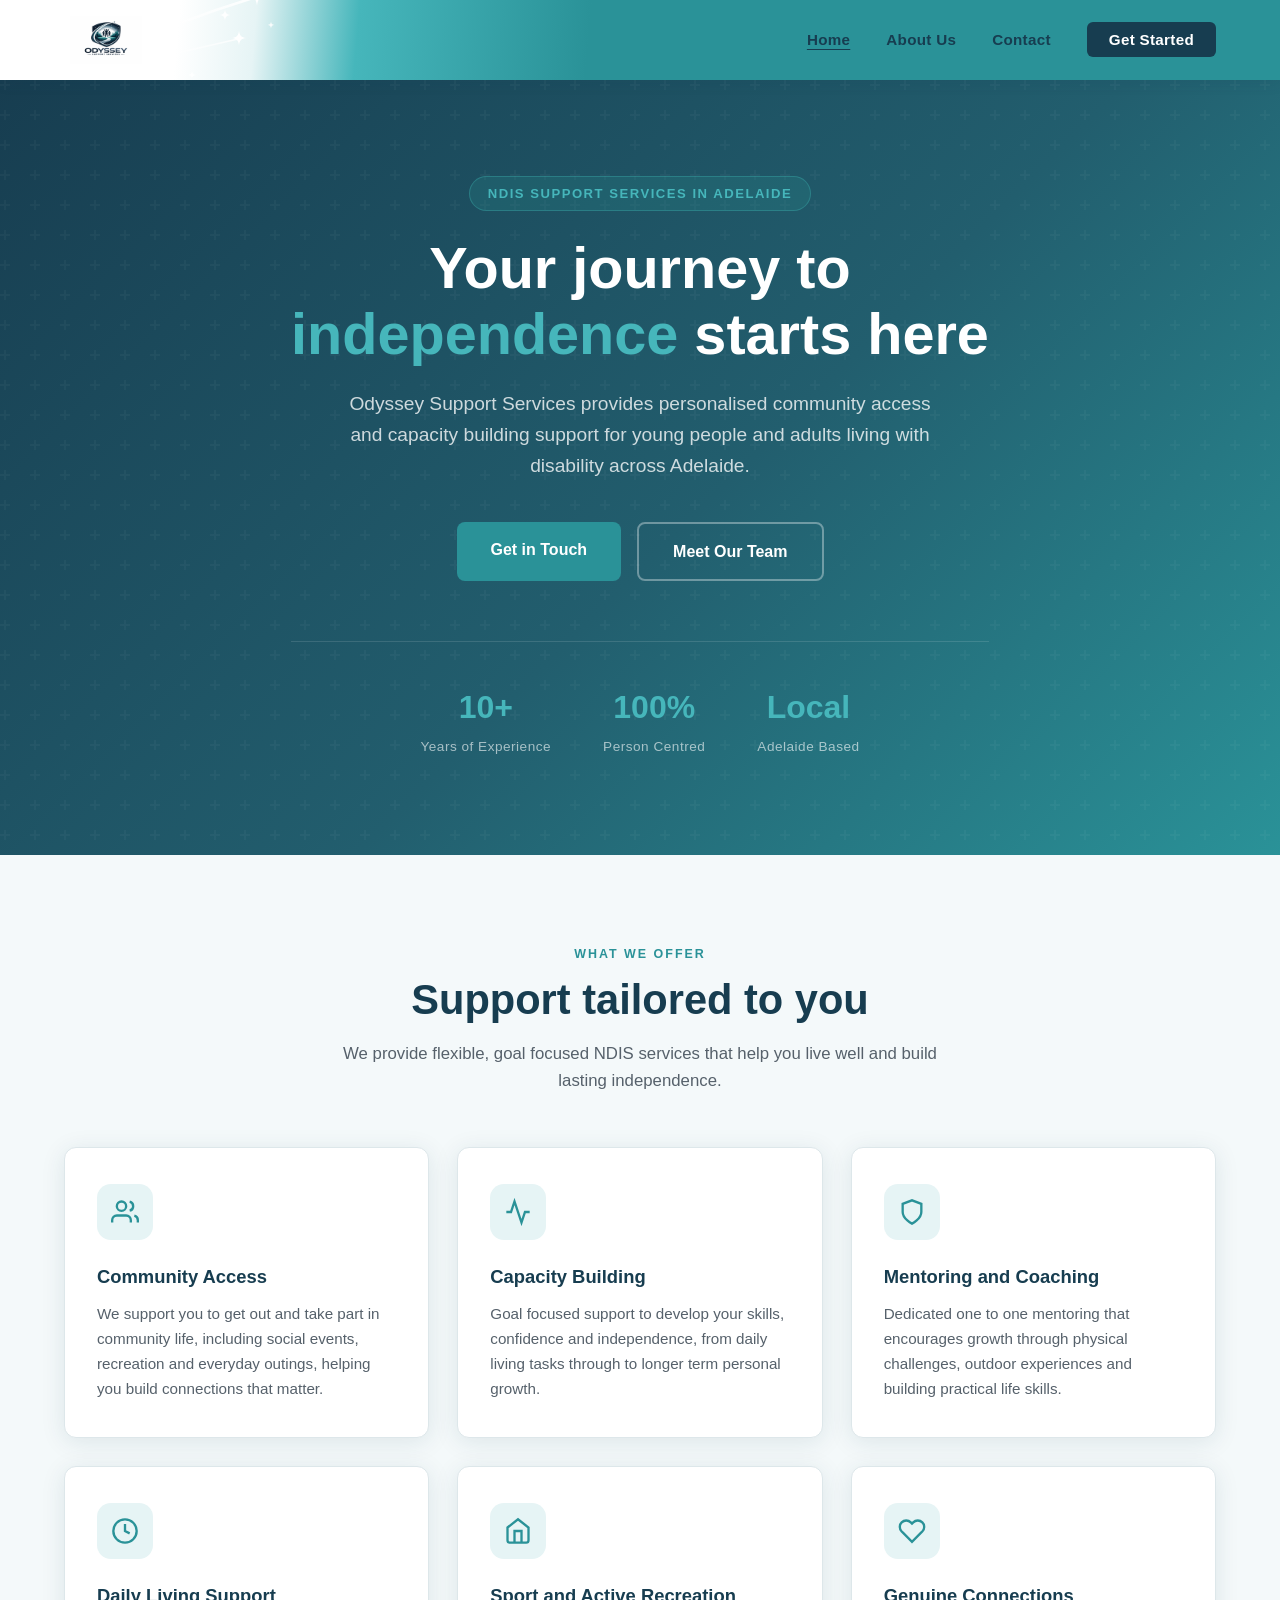
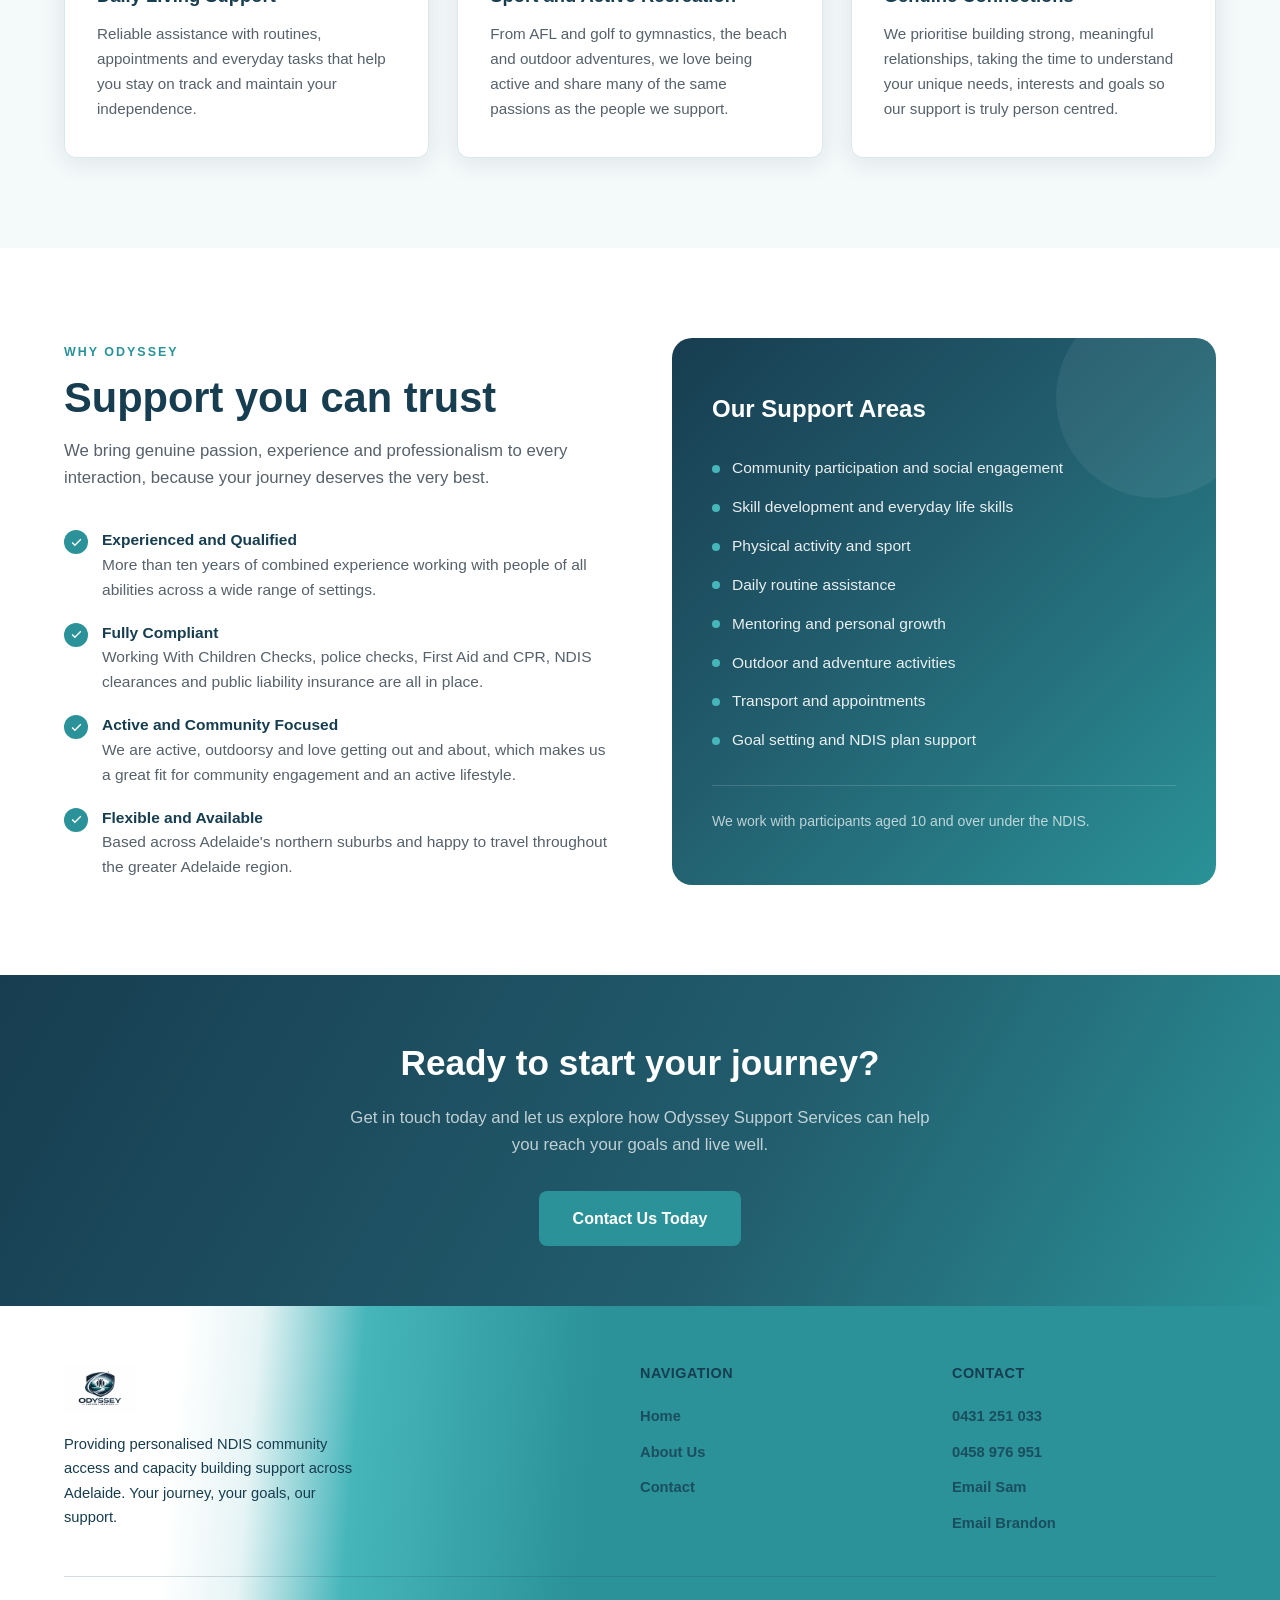
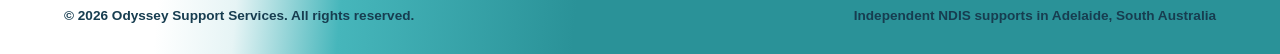
<file: index.html>
<!DOCTYPE html>
<html lang="en-AU">
<head>
  <meta charset="UTF-8" />
  <meta name="viewport" content="width=device-width, initial-scale=1.0" />
  <title>Odyssey Support Services | NDIS Support in Adelaide</title>
  <meta name="description" content="Odyssey Support Services provides personalised NDIS community access and capacity building support across Adelaide." />
  <link rel="stylesheet" href="styles.css" />
</head>
<body>

  <!-- NAV -->
  <nav>
    <a href="index.html" class="nav-logo">
      <span class="logo-trails" aria-hidden="true">
        <svg viewBox="0 0 360 130" fill="none" xmlns="http://www.w3.org/2000/svg">
          <defs>
            <linearGradient id="trailA" x1="0" y1="1" x2="1" y2="0">
              <stop offset="0" stop-color="#ffffff" stop-opacity="0"/>
              <stop offset="1" stop-color="#ffffff" stop-opacity="0.95"/>
            </linearGradient>
            <linearGradient id="trailB" x1="0" y1="1" x2="1" y2="0">
              <stop offset="0" stop-color="#ffffff" stop-opacity="0"/>
              <stop offset="1" stop-color="#ffffff" stop-opacity="0.8"/>
            </linearGradient>
            <g id="spark"><path d="M0,-10 C1,-3 3,-1 10,0 C3,1 1,3 0,10 C-1,3 -3,1 -10,0 C-3,-1 -1,-3 0,-10 Z" fill="#ffffff"/></g>
          </defs>
          <path d="M172 82 Q252 46 330 22" stroke="url(#trailA)" stroke-width="2.4" stroke-linecap="round"/>
          <path d="M190 92 Q252 78 312 64" stroke="url(#trailB)" stroke-width="1.6" stroke-linecap="round"/>
          <use href="#spark" transform="translate(331,21) scale(0.95)"/>
          <use href="#spark" transform="translate(313,63) scale(0.72)"/>
          <use href="#spark" transform="translate(299,40) scale(0.55)" opacity="0.9"/>
          <use href="#spark" transform="translate(266,100) scale(0.42)" opacity="0.8"/>
          <use href="#spark" transform="translate(345,50) scale(0.34)" opacity="0.85"/>
          <use href="#spark" transform="translate(250,46) scale(0.3)" opacity="0.75"/>
        </svg>
      </span>
      <span class="logo-mark"><img src="logo.png" alt="Odyssey Support Services" /></span>
    </a>
    <button class="hamburger" id="hamburger" aria-label="Open menu">
      <span></span><span></span><span></span>
    </button>
    <ul class="nav-links" id="nav-links">
      <li><a href="index.html" class="active">Home</a></li>
      <li><a href="about.html">About Us</a></li>
      <li><a href="contact.html">Contact</a></li>
      <li><a href="contact.html" class="nav-cta">Get Started</a></li>
    </ul>
  </nav>

  <!-- HERO -->
  <section class="hero">
    <div class="hero-content">
      <div class="hero-badge">NDIS Support Services in Adelaide</div>
      <h1>Your journey to<br><span>independence</span> starts here</h1>
      <p>Odyssey Support Services provides personalised community access and capacity building support for young people and adults living with disability across Adelaide.</p>
      <div class="btn-group">
        <a href="contact.html" class="btn-primary">Get in Touch</a>
        <a href="about.html" class="btn-secondary">Meet Our Team</a>
      </div>
      <div class="hero-stats">
        <div class="stat-item">
          <span class="stat-num">10+</span>
          <span class="stat-label">Years of Experience</span>
        </div>
        <div class="stat-item">
          <span class="stat-num">100%</span>
          <span class="stat-label">Person Centred</span>
        </div>
        <div class="stat-item">
          <span class="stat-num">Local</span>
          <span class="stat-label">Adelaide Based</span>
        </div>
      </div>
    </div>
  </section>

  <!-- SERVICES -->
  <section class="services-bg">
    <div class="section-header center">
      <p class="section-label">What We Offer</p>
      <h2 class="section-title">Support tailored to you</h2>
      <p class="section-subtitle">We provide flexible, goal focused NDIS services that help you live well and build lasting independence.</p>
    </div>
    <div class="services-grid">

      <div class="service-card">
        <div class="service-icon">
          <svg viewBox="0 0 24 24"><path d="M17 21v-2a4 4 0 0 0-4-4H5a4 4 0 0 0-4 4v2"/><circle cx="9" cy="7" r="4"/><path d="M23 21v-2a4 4 0 0 0-3-3.87"/><path d="M16 3.13a4 4 0 0 1 0 7.75"/></svg>
        </div>
        <h3>Community Access</h3>
        <p>We support you to get out and take part in community life, including social events, recreation and everyday outings, helping you build connections that matter.</p>
      </div>

      <div class="service-card">
        <div class="service-icon">
          <svg viewBox="0 0 24 24"><polyline points="22 12 18 12 15 21 9 3 6 12 2 12"/></svg>
        </div>
        <h3>Capacity Building</h3>
        <p>Goal focused support to develop your skills, confidence and independence, from daily living tasks through to longer term personal growth.</p>
      </div>

      <div class="service-card">
        <div class="service-icon">
          <svg viewBox="0 0 24 24"><path d="M12 22s8-4 8-10V5l-8-3-8 3v7c0 6 8 10 8 10z"/></svg>
        </div>
        <h3>Mentoring and Coaching</h3>
        <p>Dedicated one to one mentoring that encourages growth through physical challenges, outdoor experiences and building practical life skills.</p>
      </div>

      <div class="service-card">
        <div class="service-icon">
          <svg viewBox="0 0 24 24"><circle cx="12" cy="12" r="10"/><polyline points="12 6 12 12 16 14"/></svg>
        </div>
        <h3>Daily Living Support</h3>
        <p>Reliable assistance with routines, appointments and everyday tasks that help you stay on track and maintain your independence.</p>
      </div>

      <div class="service-card">
        <div class="service-icon">
          <svg viewBox="0 0 24 24"><path d="M3 9l9-7 9 7v11a2 2 0 0 1-2 2H5a2 2 0 0 1-2-2z"/><polyline points="9 22 9 12 15 12 15 22"/></svg>
        </div>
        <h3>Sport and Active Recreation</h3>
        <p>From AFL and golf to gymnastics, the beach and outdoor adventures, we love being active and share many of the same passions as the people we support.</p>
      </div>

      <div class="service-card">
        <div class="service-icon">
          <svg viewBox="0 0 24 24"><path d="M20.84 4.61a5.5 5.5 0 0 0-7.78 0L12 5.67l-1.06-1.06a5.5 5.5 0 0 0-7.78 7.78l1.06 1.06L12 21.23l7.78-7.78 1.06-1.06a5.5 5.5 0 0 0 0-7.78z"/></svg>
        </div>
        <h3>Genuine Connections</h3>
        <p>We prioritise building strong, meaningful relationships, taking the time to understand your unique needs, interests and goals so our support is truly person centred.</p>
      </div>

    </div>
  </section>

  <!-- WHY US -->
  <section>
    <div class="why-grid">
      <div class="why-content">
        <p class="section-label">Why Odyssey</p>
        <h2 class="section-title">Support you can trust</h2>
        <p class="section-subtitle">We bring genuine passion, experience and professionalism to every interaction, because your journey deserves the very best.</p>
        <ul class="why-list" style="margin-top:28px">
          <li>
            <div class="check-icon"><svg viewBox="0 0 24 24"><polyline points="20 6 9 17 4 12"/></svg></div>
            <div><p><strong>Experienced and Qualified</strong><br>More than ten years of combined experience working with people of all abilities across a wide range of settings.</p></div>
          </li>
          <li>
            <div class="check-icon"><svg viewBox="0 0 24 24"><polyline points="20 6 9 17 4 12"/></svg></div>
            <div><p><strong>Fully Compliant</strong><br>Working With Children Checks, police checks, First Aid and CPR, NDIS clearances and public liability insurance are all in place.</p></div>
          </li>
          <li>
            <div class="check-icon"><svg viewBox="0 0 24 24"><polyline points="20 6 9 17 4 12"/></svg></div>
            <div><p><strong>Active and Community Focused</strong><br>We are active, outdoorsy and love getting out and about, which makes us a great fit for community engagement and an active lifestyle.</p></div>
          </li>
          <li>
            <div class="check-icon"><svg viewBox="0 0 24 24"><polyline points="20 6 9 17 4 12"/></svg></div>
            <div><p><strong>Flexible and Available</strong><br>Based across Adelaide's northern suburbs and happy to travel throughout the greater Adelaide region.</p></div>
          </li>
        </ul>
      </div>
      <div class="why-visual">
        <p class="why-visual-title">Our Support Areas</p>
        <ul class="support-types">
          <li><div class="dot"></div>Community participation and social engagement</li>
          <li><div class="dot"></div>Skill development and everyday life skills</li>
          <li><div class="dot"></div>Physical activity and sport</li>
          <li><div class="dot"></div>Daily routine assistance</li>
          <li><div class="dot"></div>Mentoring and personal growth</li>
          <li><div class="dot"></div>Outdoor and adventure activities</li>
          <li><div class="dot"></div>Transport and appointments</li>
          <li><div class="dot"></div>Goal setting and NDIS plan support</li>
        </ul>
        <div style="margin-top:32px; padding-top:24px; border-top:1px solid rgba(255,255,255,0.15); font-size:0.88rem; color:rgba(255,255,255,0.7);">
          We work with participants aged 10 and over under the NDIS.
        </div>
      </div>
    </div>
  </section>

  <!-- CTA BANNER -->
  <div class="ndis-banner">
    <h2>Ready to start your journey?</h2>
    <p>Get in touch today and let us explore how Odyssey Support Services can help you reach your goals and live well.</p>
    <a href="contact.html" class="btn-primary">Contact Us Today</a>
  </div>

  <!-- FOOTER -->
  <footer>
    <div class="footer-grid">
      <div class="footer-brand">
        <a href="index.html" class="footer-logo" aria-label="Odyssey Support Services home">
          <span class="logo-mark"><img src="logo.png" alt="Odyssey Support Services" /></span>
        </a>
        <p>Providing personalised NDIS community access and capacity building support across Adelaide. Your journey, your goals, our support.</p>
      </div>
      <div class="footer-col">
        <h4>Navigation</h4>
        <ul class="footer-links">
          <li><a href="index.html">Home</a></li>
          <li><a href="about.html">About Us</a></li>
          <li><a href="contact.html">Contact</a></li>
        </ul>
      </div>
      <div class="footer-col">
        <h4>Contact</h4>
        <ul class="footer-links">
          <li><a href="tel:0431251033">0431 251 033</a></li>
          <li><a href="tel:0458976951">0458 976 951</a></li>
          <li><a href="mailto:Sam.pinnock@positiveimpactsupport.com.au">Email Sam</a></li>
          <li><a href="mailto:tothemoonandback.bluna@gmail.com">Email Brandon</a></li>
        </ul>
      </div>
    </div>
    <div class="footer-bottom">
      <span>&copy; 2026 Odyssey Support Services. All rights reserved.</span>
      <span>Independent NDIS supports in Adelaide, South Australia</span>
    </div>
  </footer>

  <script>
    const btn = document.getElementById('hamburger');
    const links = document.getElementById('nav-links');
    btn.addEventListener('click', () => links.classList.toggle('open'));
  </script>
</body>
</html>
</file>
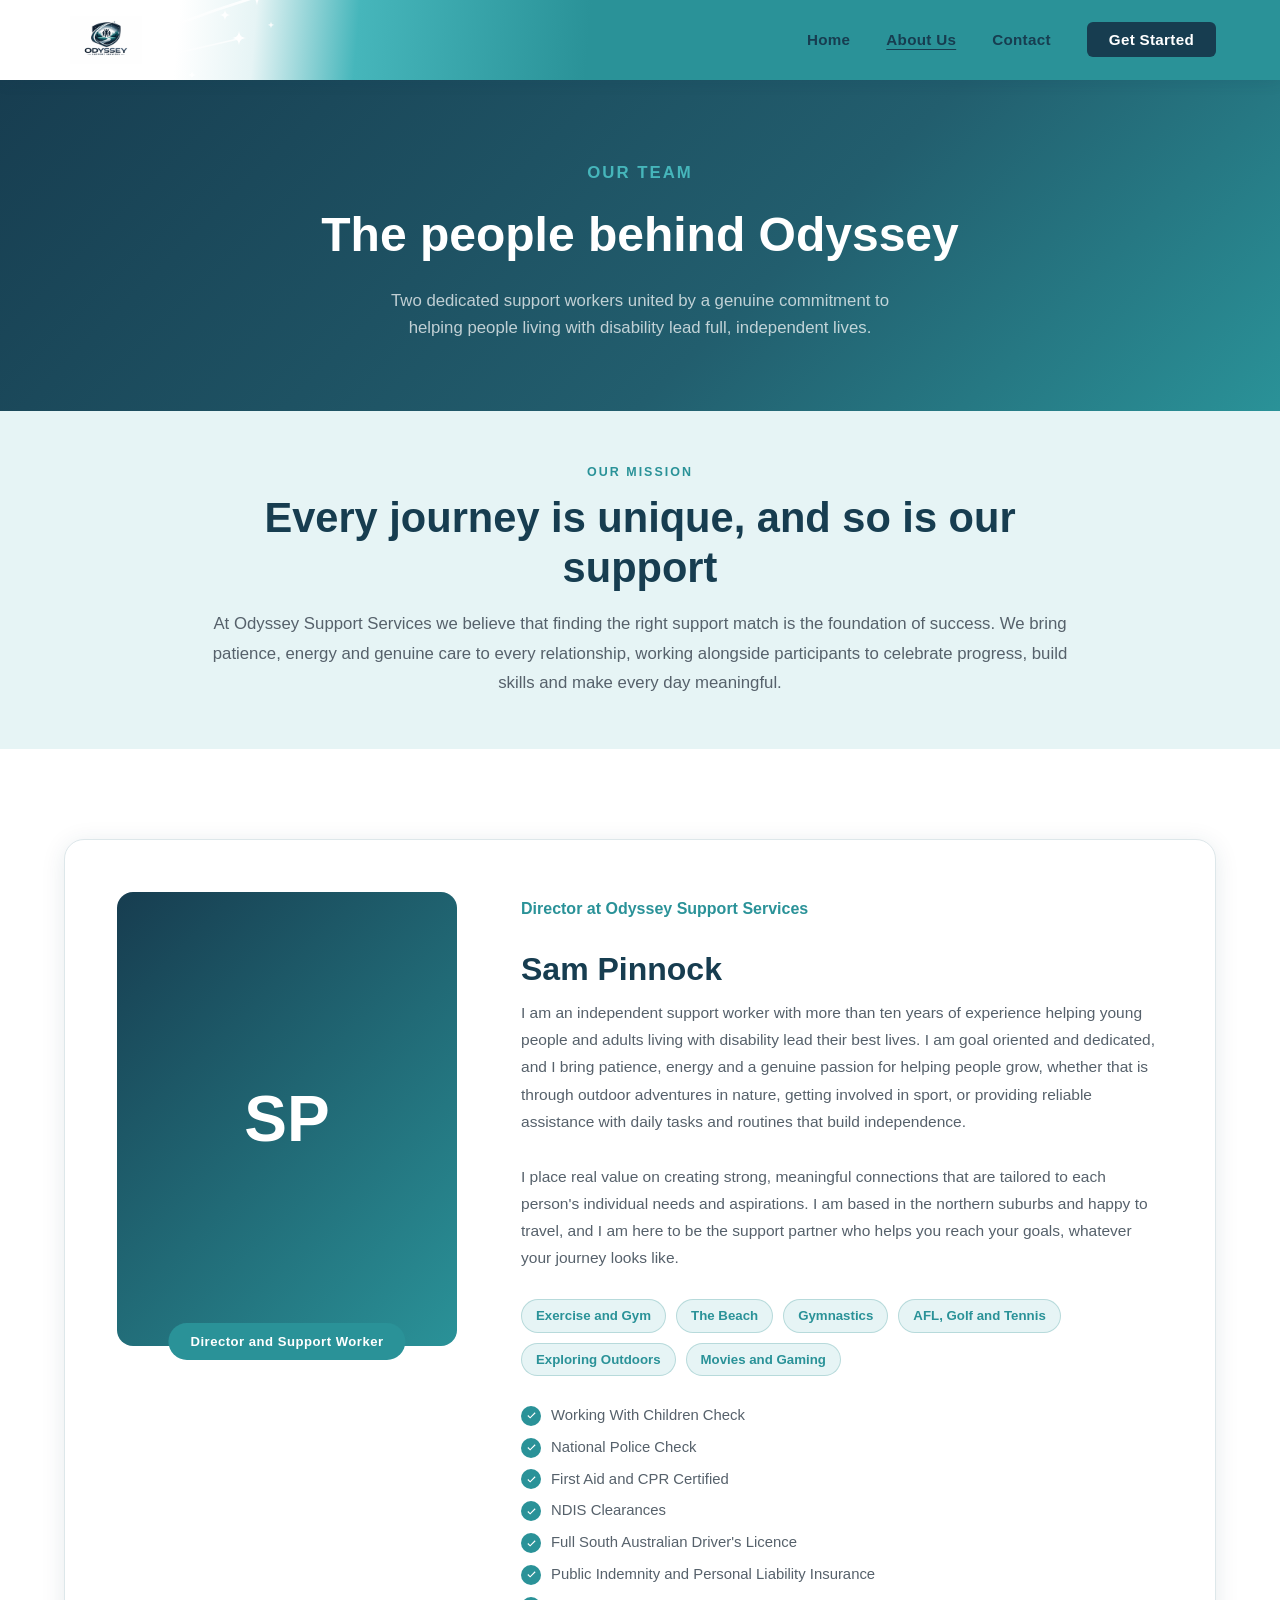
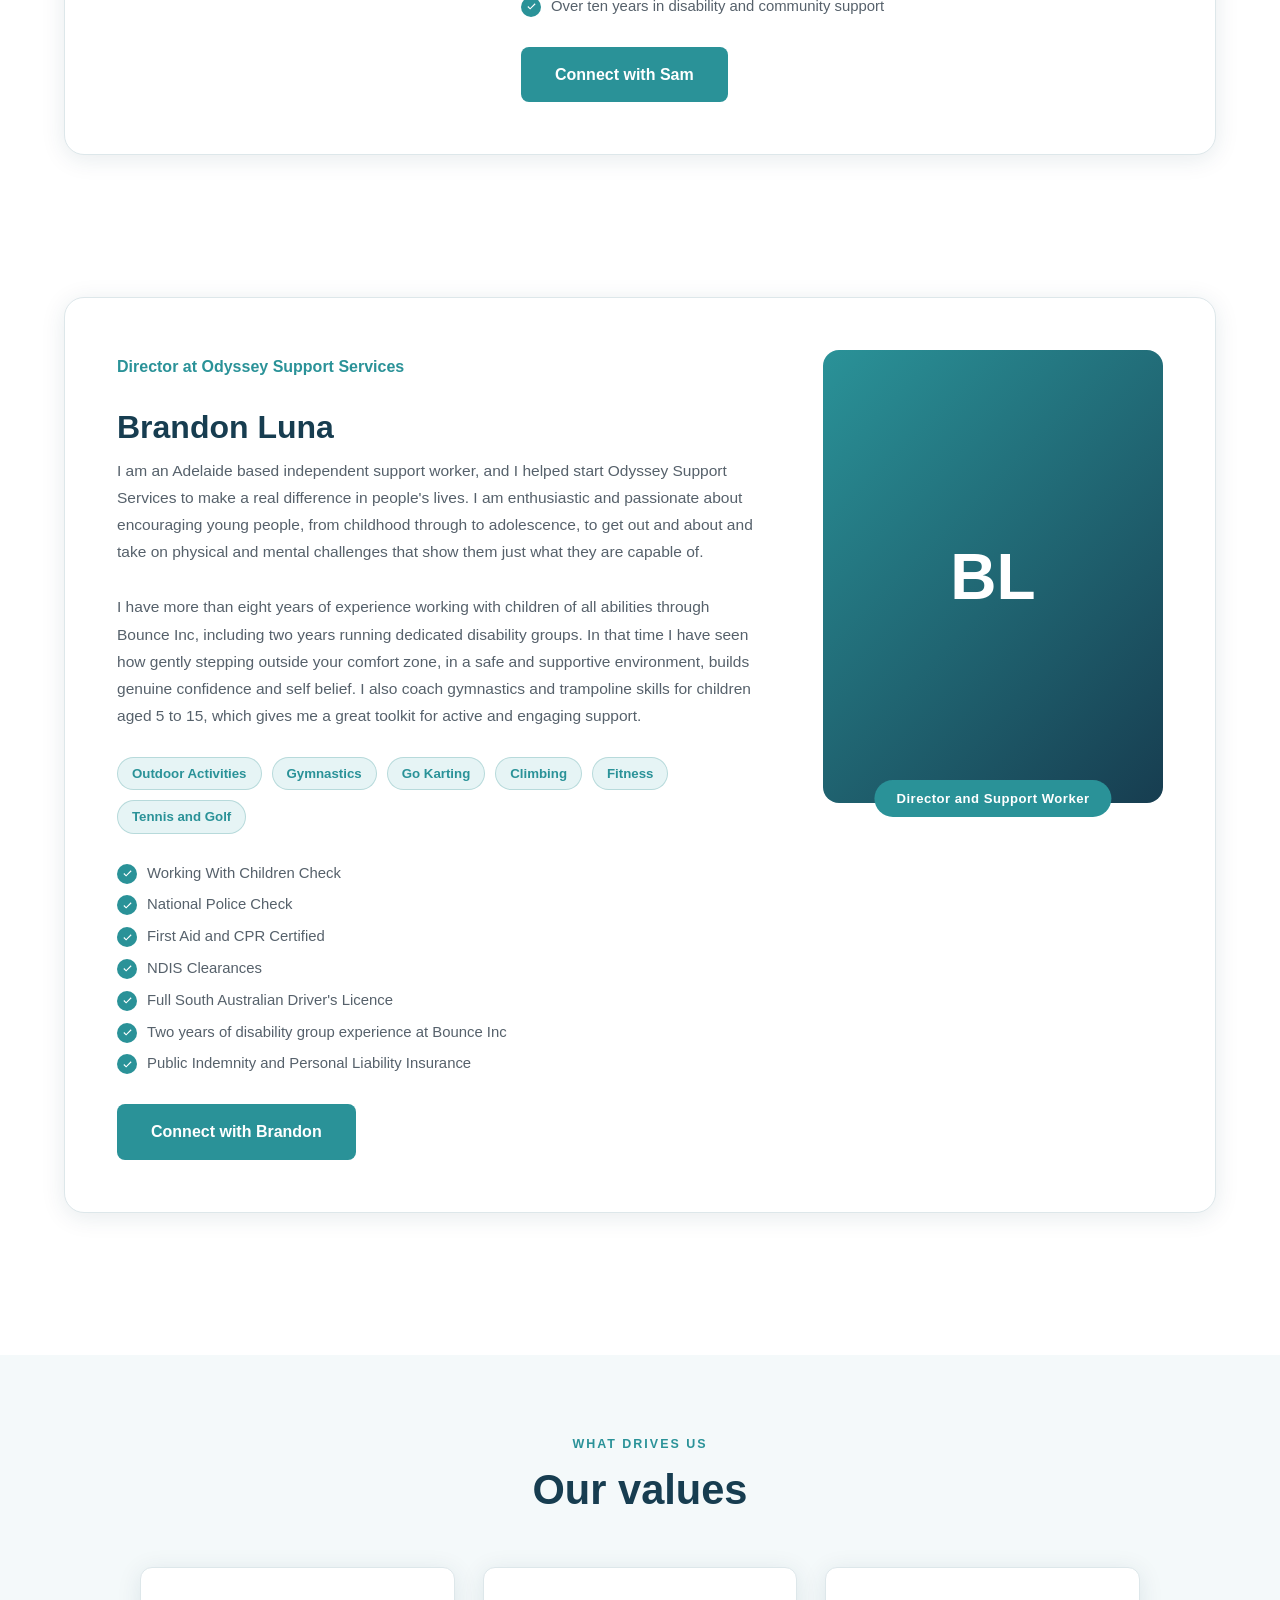
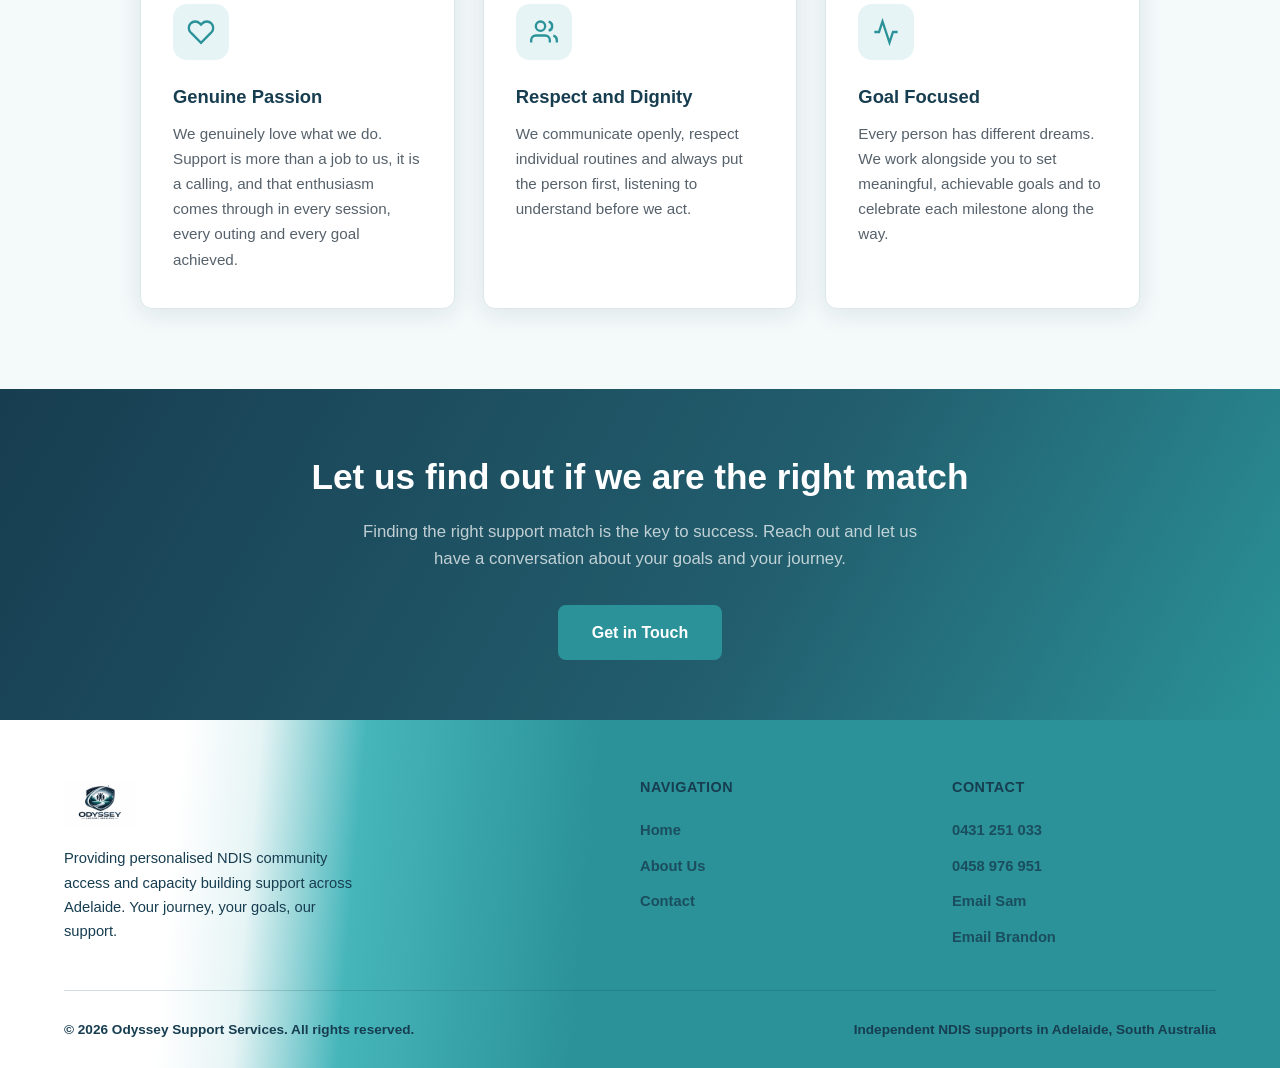
<file: about.html>
<!DOCTYPE html>
<html lang="en-AU">
<head>
  <meta charset="UTF-8" />
  <meta name="viewport" content="width=device-width, initial-scale=1.0" />
  <title>About Us | Odyssey Support Services</title>
  <meta name="description" content="Meet the Odyssey Support Services team, Sam Pinnock and Brandon Luna, dedicated NDIS support workers based in Adelaide." />
  <link rel="stylesheet" href="styles.css" />
</head>
<body>

  <!-- NAV -->
  <nav>
    <a href="index.html" class="nav-logo">
      <span class="logo-trails" aria-hidden="true">
        <svg viewBox="0 0 360 130" fill="none" xmlns="http://www.w3.org/2000/svg">
          <defs>
            <linearGradient id="trailA" x1="0" y1="1" x2="1" y2="0">
              <stop offset="0" stop-color="#ffffff" stop-opacity="0"/>
              <stop offset="1" stop-color="#ffffff" stop-opacity="0.95"/>
            </linearGradient>
            <linearGradient id="trailB" x1="0" y1="1" x2="1" y2="0">
              <stop offset="0" stop-color="#ffffff" stop-opacity="0"/>
              <stop offset="1" stop-color="#ffffff" stop-opacity="0.8"/>
            </linearGradient>
            <g id="spark"><path d="M0,-10 C1,-3 3,-1 10,0 C3,1 1,3 0,10 C-1,3 -3,1 -10,0 C-3,-1 -1,-3 0,-10 Z" fill="#ffffff"/></g>
          </defs>
          <path d="M172 82 Q252 46 330 22" stroke="url(#trailA)" stroke-width="2.4" stroke-linecap="round"/>
          <path d="M190 92 Q252 78 312 64" stroke="url(#trailB)" stroke-width="1.6" stroke-linecap="round"/>
          <use href="#spark" transform="translate(331,21) scale(0.95)"/>
          <use href="#spark" transform="translate(313,63) scale(0.72)"/>
          <use href="#spark" transform="translate(299,40) scale(0.55)" opacity="0.9"/>
          <use href="#spark" transform="translate(266,100) scale(0.42)" opacity="0.8"/>
          <use href="#spark" transform="translate(345,50) scale(0.34)" opacity="0.85"/>
          <use href="#spark" transform="translate(250,46) scale(0.3)" opacity="0.75"/>
        </svg>
      </span>
      <span class="logo-mark"><img src="logo.png" alt="Odyssey Support Services" /></span>
    </a>
    <button class="hamburger" id="hamburger" aria-label="Open menu">
      <span></span><span></span><span></span>
    </button>
    <ul class="nav-links" id="nav-links">
      <li><a href="index.html">Home</a></li>
      <li><a href="about.html" class="active">About Us</a></li>
      <li><a href="contact.html">Contact</a></li>
      <li><a href="contact.html" class="nav-cta">Get Started</a></li>
    </ul>
  </nav>

  <!-- PAGE HERO -->
  <div class="page-hero">
    <p class="section-label" style="color:var(--teal-light);margin-bottom:10px;">Our Team</p>
    <h1>The people behind Odyssey</h1>
    <p>Two dedicated support workers united by a genuine commitment to helping people living with disability lead full, independent lives.</p>
  </div>

  <!-- MISSION STRIP -->
  <section style="background:var(--teal-pale); padding:52px 5%;">
    <div style="max-width:860px; margin:0 auto; text-align:center;">
      <p class="section-label">Our Mission</p>
      <h2 class="section-title" style="margin-bottom:16px;">Every journey is unique, and so is our support</h2>
      <p style="font-size:1.05rem; color:var(--text-light); line-height:1.75;">At Odyssey Support Services we believe that finding the right support match is the foundation of success. We bring patience, energy and genuine care to every relationship, working alongside participants to celebrate progress, build skills and make every day meaningful.</p>
    </div>
  </section>

  <!-- SAM BIO -->
  <section class="bio-section" style="padding-bottom:0;">
    <div class="bio-card">
      <div class="bio-image bio-image-wrap">
        <div class="bio-img-placeholder">SP</div>
        <div class="bio-badge">Director and Support Worker</div>
      </div>
      <div class="bio-info">
        <p class="bio-role">Director at Odyssey Support Services</p>
        <h2 class="bio-name">Sam Pinnock</h2>
        <p class="bio-text">
          I am an independent support worker with more than ten years of experience helping young people and adults living with disability lead their best lives. I am goal oriented and dedicated, and I bring patience, energy and a genuine passion for helping people grow, whether that is through outdoor adventures in nature, getting involved in sport, or providing reliable assistance with daily tasks and routines that build independence.
        </p>
        <p class="bio-text">
          I place real value on creating strong, meaningful connections that are tailored to each person's individual needs and aspirations. I am based in the northern suburbs and happy to travel, and I am here to be the support partner who helps you reach your goals, whatever your journey looks like.
        </p>
        <div class="bio-tags">
          <span class="tag">Exercise and Gym</span>
          <span class="tag">The Beach</span>
          <span class="tag">Gymnastics</span>
          <span class="tag">AFL, Golf and Tennis</span>
          <span class="tag">Exploring Outdoors</span>
          <span class="tag">Movies and Gaming</span>
        </div>
        <ul class="bio-creds">
          <li>
            <div class="cred-check"><svg viewBox="0 0 24 24"><polyline points="20 6 9 17 4 12"/></svg></div>
            Working With Children Check
          </li>
          <li>
            <div class="cred-check"><svg viewBox="0 0 24 24"><polyline points="20 6 9 17 4 12"/></svg></div>
            National Police Check
          </li>
          <li>
            <div class="cred-check"><svg viewBox="0 0 24 24"><polyline points="20 6 9 17 4 12"/></svg></div>
            First Aid and CPR Certified
          </li>
          <li>
            <div class="cred-check"><svg viewBox="0 0 24 24"><polyline points="20 6 9 17 4 12"/></svg></div>
            NDIS Clearances
          </li>
          <li>
            <div class="cred-check"><svg viewBox="0 0 24 24"><polyline points="20 6 9 17 4 12"/></svg></div>
            Full South Australian Driver's Licence
          </li>
          <li>
            <div class="cred-check"><svg viewBox="0 0 24 24"><polyline points="20 6 9 17 4 12"/></svg></div>
            Public Indemnity and Personal Liability Insurance
          </li>
          <li>
            <div class="cred-check"><svg viewBox="0 0 24 24"><polyline points="20 6 9 17 4 12"/></svg></div>
            Over ten years in disability and community support
          </li>
        </ul>
        <div style="margin-top:28px;">
          <a href="contact.html" class="btn-primary">Connect with Sam</a>
        </div>
      </div>
    </div>
  </section>

  <!-- BRANDON BIO -->
  <section class="bio-section">
    <div class="bio-card reverse">
      <div class="bio-image bio-image-wrap">
        <div class="bio-img-placeholder" style="background: linear-gradient(135deg, var(--teal) 0%, var(--navy) 100%);">BL</div>
        <div class="bio-badge">Director and Support Worker</div>
      </div>
      <div class="bio-info">
        <p class="bio-role">Director at Odyssey Support Services</p>
        <h2 class="bio-name">Brandon Luna</h2>
        <p class="bio-text">
          I am an Adelaide based independent support worker, and I helped start Odyssey Support Services to make a real difference in people's lives. I am enthusiastic and passionate about encouraging young people, from childhood through to adolescence, to get out and about and take on physical and mental challenges that show them just what they are capable of.
        </p>
        <p class="bio-text">
          I have more than eight years of experience working with children of all abilities through Bounce Inc, including two years running dedicated disability groups. In that time I have seen how gently stepping outside your comfort zone, in a safe and supportive environment, builds genuine confidence and self belief. I also coach gymnastics and trampoline skills for children aged 5 to 15, which gives me a great toolkit for active and engaging support.
        </p>
        <div class="bio-tags">
          <span class="tag">Outdoor Activities</span>
          <span class="tag">Gymnastics</span>
          <span class="tag">Go Karting</span>
          <span class="tag">Climbing</span>
          <span class="tag">Fitness</span>
          <span class="tag">Tennis and Golf</span>
        </div>
        <ul class="bio-creds">
          <li>
            <div class="cred-check"><svg viewBox="0 0 24 24"><polyline points="20 6 9 17 4 12"/></svg></div>
            Working With Children Check
          </li>
          <li>
            <div class="cred-check"><svg viewBox="0 0 24 24"><polyline points="20 6 9 17 4 12"/></svg></div>
            National Police Check
          </li>
          <li>
            <div class="cred-check"><svg viewBox="0 0 24 24"><polyline points="20 6 9 17 4 12"/></svg></div>
            First Aid and CPR Certified
          </li>
          <li>
            <div class="cred-check"><svg viewBox="0 0 24 24"><polyline points="20 6 9 17 4 12"/></svg></div>
            NDIS Clearances
          </li>
          <li>
            <div class="cred-check"><svg viewBox="0 0 24 24"><polyline points="20 6 9 17 4 12"/></svg></div>
            Full South Australian Driver's Licence
          </li>
          <li>
            <div class="cred-check"><svg viewBox="0 0 24 24"><polyline points="20 6 9 17 4 12"/></svg></div>
            Two years of disability group experience at Bounce Inc
          </li>
          <li>
            <div class="cred-check"><svg viewBox="0 0 24 24"><polyline points="20 6 9 17 4 12"/></svg></div>
            Public Indemnity and Personal Liability Insurance
          </li>
        </ul>
        <div style="margin-top:28px;">
          <a href="contact.html" class="btn-primary">Connect with Brandon</a>
        </div>
      </div>
    </div>
  </section>

  <!-- VALUES -->
  <section class="services-bg" style="padding-top:80px; padding-bottom:80px;">
    <div class="section-header center">
      <p class="section-label">What Drives Us</p>
      <h2 class="section-title">Our values</h2>
    </div>
    <div class="services-grid" style="max-width:1000px; margin:0 auto;">
      <div class="service-card">
        <div class="service-icon">
          <svg viewBox="0 0 24 24"><path d="M20.84 4.61a5.5 5.5 0 0 0-7.78 0L12 5.67l-1.06-1.06a5.5 5.5 0 0 0-7.78 7.78l1.06 1.06L12 21.23l7.78-7.78 1.06-1.06a5.5 5.5 0 0 0 0-7.78z"/></svg>
        </div>
        <h3>Genuine Passion</h3>
        <p>We genuinely love what we do. Support is more than a job to us, it is a calling, and that enthusiasm comes through in every session, every outing and every goal achieved.</p>
      </div>
      <div class="service-card">
        <div class="service-icon">
          <svg viewBox="0 0 24 24"><path d="M17 21v-2a4 4 0 0 0-4-4H5a4 4 0 0 0-4 4v2"/><circle cx="9" cy="7" r="4"/><path d="M23 21v-2a4 4 0 0 0-3-3.87"/><path d="M16 3.13a4 4 0 0 1 0 7.75"/></svg>
        </div>
        <h3>Respect and Dignity</h3>
        <p>We communicate openly, respect individual routines and always put the person first, listening to understand before we act.</p>
      </div>
      <div class="service-card">
        <div class="service-icon">
          <svg viewBox="0 0 24 24"><polyline points="22 12 18 12 15 21 9 3 6 12 2 12"/></svg>
        </div>
        <h3>Goal Focused</h3>
        <p>Every person has different dreams. We work alongside you to set meaningful, achievable goals and to celebrate each milestone along the way.</p>
      </div>
    </div>
  </section>

  <!-- CTA -->
  <div class="ndis-banner">
    <h2>Let us find out if we are the right match</h2>
    <p>Finding the right support match is the key to success. Reach out and let us have a conversation about your goals and your journey.</p>
    <a href="contact.html" class="btn-primary">Get in Touch</a>
  </div>

  <!-- FOOTER -->
  <footer>
    <div class="footer-grid">
      <div class="footer-brand">
        <a href="index.html" class="footer-logo" aria-label="Odyssey Support Services home">
          <span class="logo-mark"><img src="logo.png" alt="Odyssey Support Services" /></span>
        </a>
        <p>Providing personalised NDIS community access and capacity building support across Adelaide. Your journey, your goals, our support.</p>
      </div>
      <div class="footer-col">
        <h4>Navigation</h4>
        <ul class="footer-links">
          <li><a href="index.html">Home</a></li>
          <li><a href="about.html">About Us</a></li>
          <li><a href="contact.html">Contact</a></li>
        </ul>
      </div>
      <div class="footer-col">
        <h4>Contact</h4>
        <ul class="footer-links">
          <li><a href="tel:0431251033">0431 251 033</a></li>
          <li><a href="tel:0458976951">0458 976 951</a></li>
          <li><a href="mailto:Sam.pinnock@positiveimpactsupport.com.au">Email Sam</a></li>
          <li><a href="mailto:tothemoonandback.bluna@gmail.com">Email Brandon</a></li>
        </ul>
      </div>
    </div>
    <div class="footer-bottom">
      <span>&copy; 2026 Odyssey Support Services. All rights reserved.</span>
      <span>Independent NDIS supports in Adelaide, South Australia</span>
    </div>
  </footer>

  <script>
    const btn = document.getElementById('hamburger');
    const links = document.getElementById('nav-links');
    btn.addEventListener('click', () => links.classList.toggle('open'));
  </script>
</body>
</html>
</file>
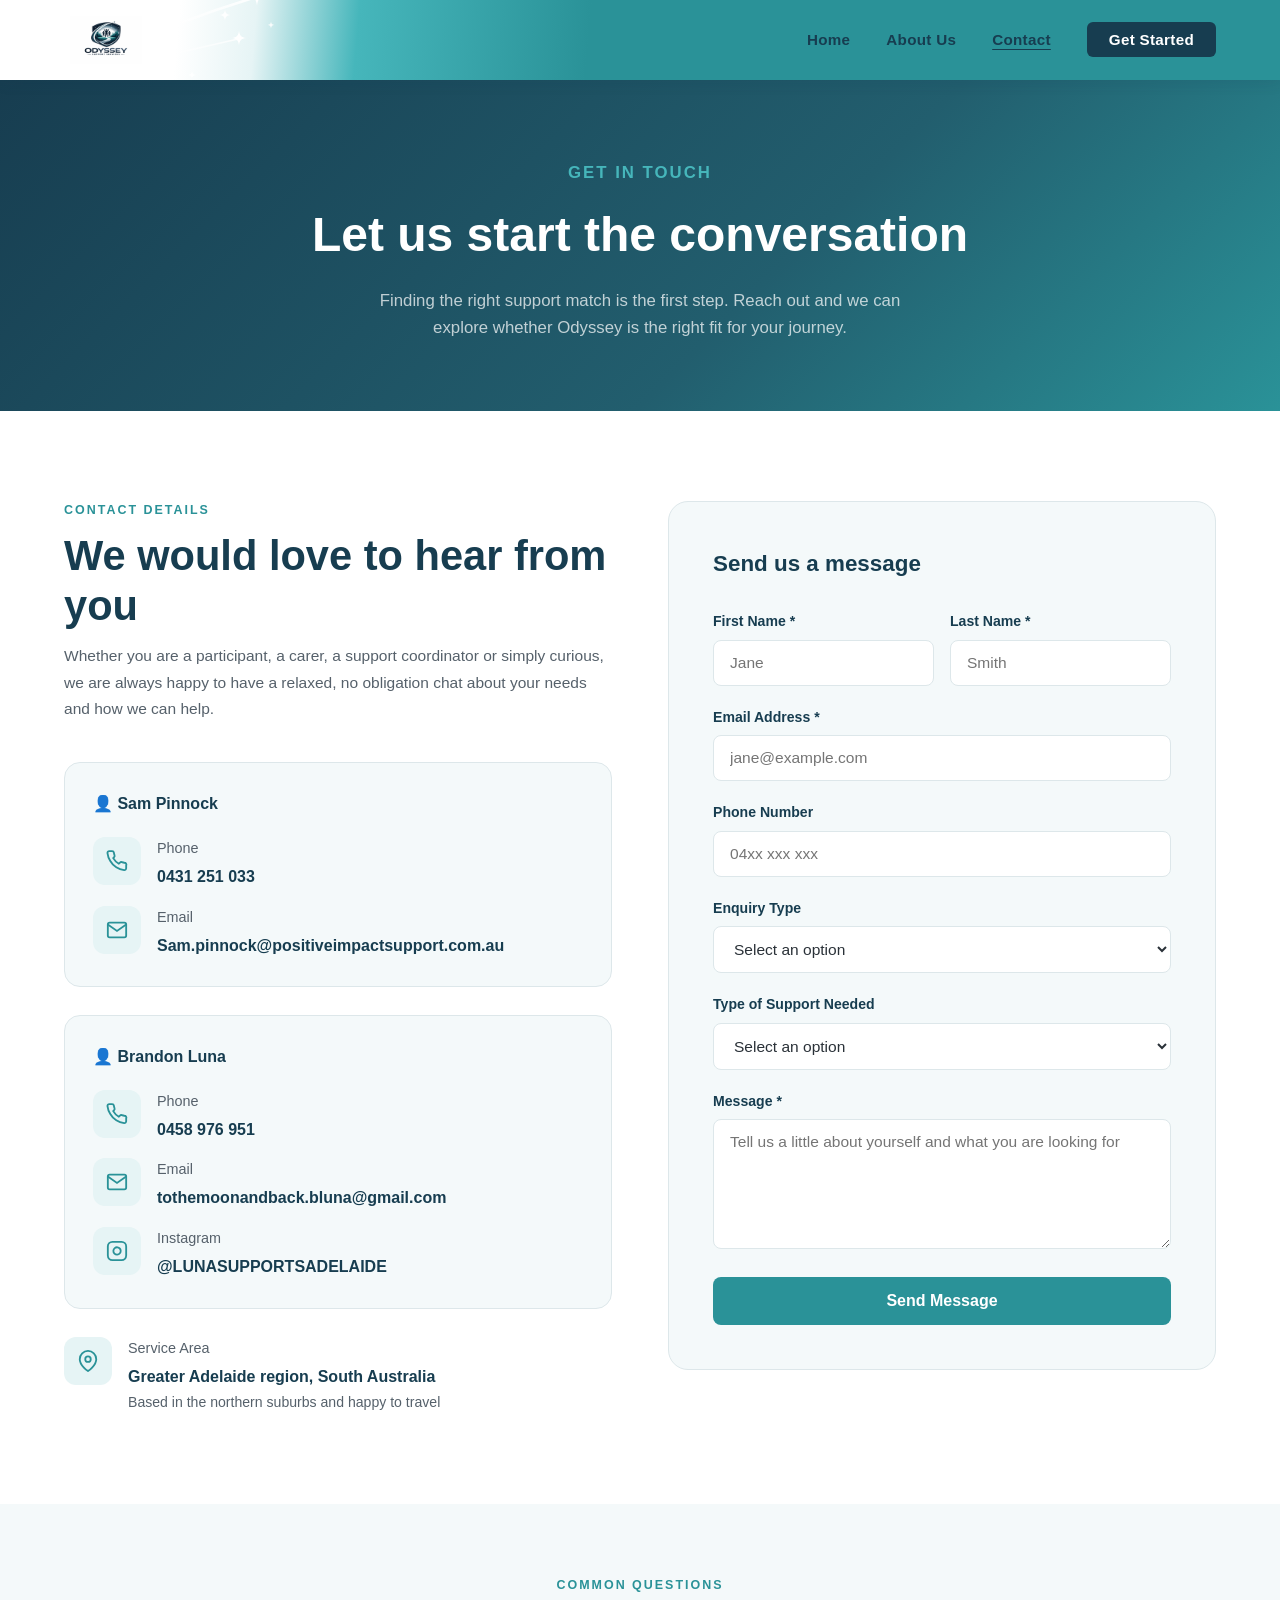
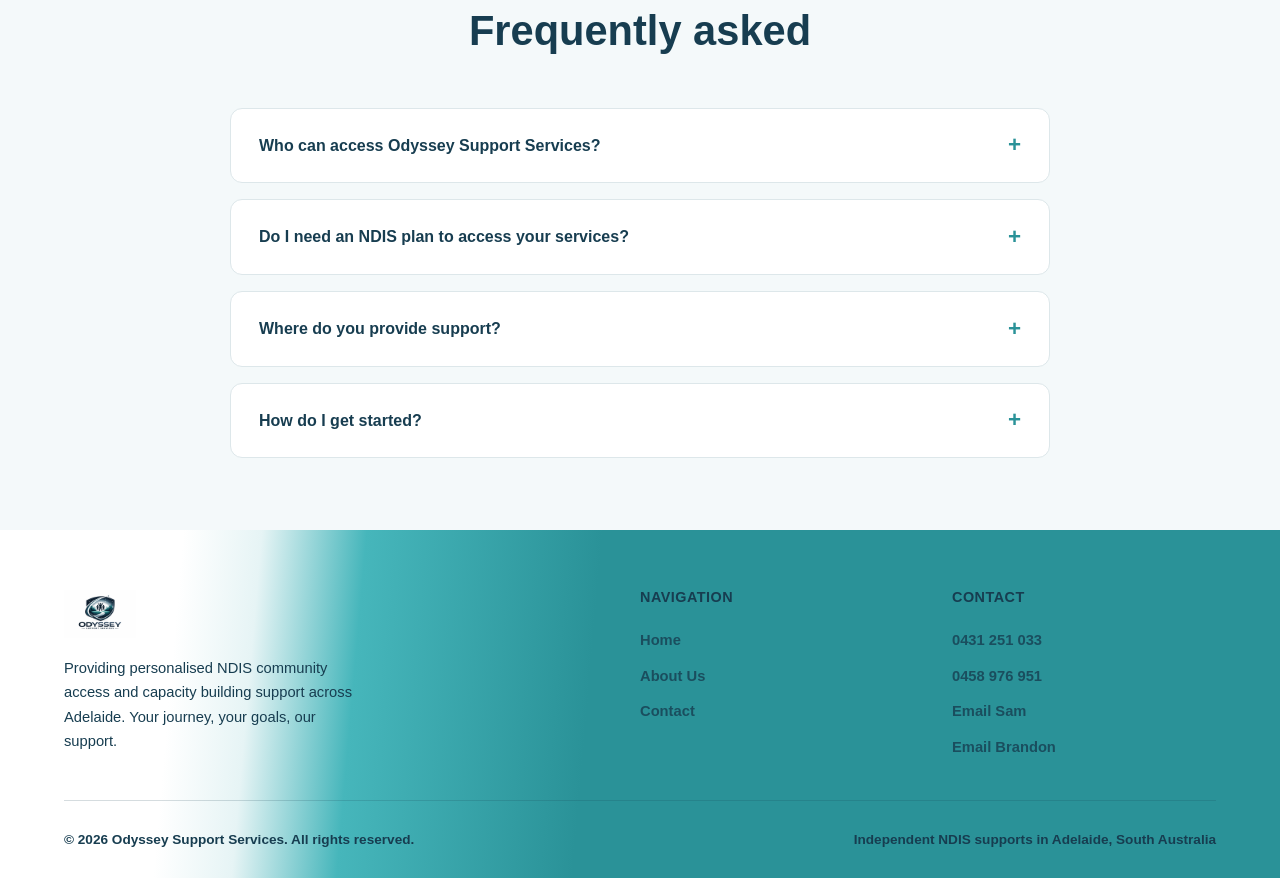
<file: contact.html>
<!DOCTYPE html>
<html lang="en-AU">
<head>
  <meta charset="UTF-8" />
  <meta name="viewport" content="width=device-width, initial-scale=1.0" />
  <title>Contact | Odyssey Support Services</title>
  <meta name="description" content="Get in touch with Odyssey Support Services. We would love to connect and explore how we can support your NDIS journey in Adelaide." />
  <link rel="stylesheet" href="styles.css" />
</head>
<body>

  <!-- NAV -->
  <nav>
    <a href="index.html" class="nav-logo">
      <span class="logo-trails" aria-hidden="true">
        <svg viewBox="0 0 360 130" fill="none" xmlns="http://www.w3.org/2000/svg">
          <defs>
            <linearGradient id="trailA" x1="0" y1="1" x2="1" y2="0">
              <stop offset="0" stop-color="#ffffff" stop-opacity="0"/>
              <stop offset="1" stop-color="#ffffff" stop-opacity="0.95"/>
            </linearGradient>
            <linearGradient id="trailB" x1="0" y1="1" x2="1" y2="0">
              <stop offset="0" stop-color="#ffffff" stop-opacity="0"/>
              <stop offset="1" stop-color="#ffffff" stop-opacity="0.8"/>
            </linearGradient>
            <g id="spark"><path d="M0,-10 C1,-3 3,-1 10,0 C3,1 1,3 0,10 C-1,3 -3,1 -10,0 C-3,-1 -1,-3 0,-10 Z" fill="#ffffff"/></g>
          </defs>
          <path d="M172 82 Q252 46 330 22" stroke="url(#trailA)" stroke-width="2.4" stroke-linecap="round"/>
          <path d="M190 92 Q252 78 312 64" stroke="url(#trailB)" stroke-width="1.6" stroke-linecap="round"/>
          <use href="#spark" transform="translate(331,21) scale(0.95)"/>
          <use href="#spark" transform="translate(313,63) scale(0.72)"/>
          <use href="#spark" transform="translate(299,40) scale(0.55)" opacity="0.9"/>
          <use href="#spark" transform="translate(266,100) scale(0.42)" opacity="0.8"/>
          <use href="#spark" transform="translate(345,50) scale(0.34)" opacity="0.85"/>
          <use href="#spark" transform="translate(250,46) scale(0.3)" opacity="0.75"/>
        </svg>
      </span>
      <span class="logo-mark"><img src="logo.png" alt="Odyssey Support Services" /></span>
    </a>
    <button class="hamburger" id="hamburger" aria-label="Open menu">
      <span></span><span></span><span></span>
    </button>
    <ul class="nav-links" id="nav-links">
      <li><a href="index.html">Home</a></li>
      <li><a href="about.html">About Us</a></li>
      <li><a href="contact.html" class="active">Contact</a></li>
      <li><a href="contact.html" class="nav-cta">Get Started</a></li>
    </ul>
  </nav>

  <!-- PAGE HERO -->
  <div class="page-hero">
    <p class="section-label" style="color:var(--teal-light);margin-bottom:10px;">Get In Touch</p>
    <h1>Let us start the conversation</h1>
    <p>Finding the right support match is the first step. Reach out and we can explore whether Odyssey is the right fit for your journey.</p>
  </div>

  <!-- CONTACT SECTION -->
  <section>
    <div class="contact-grid">

      <!-- LEFT: INFO -->
      <div>
        <p class="section-label">Contact Details</p>
        <h2 class="section-title" style="margin-bottom:12px;">We would love to hear from you</h2>
        <p style="color:var(--text-light); margin-bottom:40px; font-size:0.97rem; line-height:1.7;">Whether you are a participant, a carer, a support coordinator or simply curious, we are always happy to have a relaxed, no obligation chat about your needs and how we can help.</p>

        <div class="contact-info">

          <div style="background:var(--off-white); border-radius:16px; padding:28px; border:1px solid var(--border);">
            <p style="font-weight:700; color:var(--navy); font-size:1rem; margin-bottom:20px;">&#128100; Sam Pinnock</p>
            <div class="contact-block" style="margin-bottom:16px;">
              <div class="contact-icon">
                <svg viewBox="0 0 24 24"><path d="M22 16.92v3a2 2 0 0 1-2.18 2 19.79 19.79 0 0 1-8.63-3.07A19.5 19.5 0 0 1 4.69 12 19.79 19.79 0 0 1 1.61 3.42 2 2 0 0 1 3.6 1.22h3a2 2 0 0 1 2 1.72 12.84 12.84 0 0 0 .7 2.81 2 2 0 0 1-.45 2.11L7.91 8.89a16 16 0 0 0 6.07 6.07l1.27-1.27a2 2 0 0 1 2.11-.45 12.84 12.84 0 0 0 2.81.7A2 2 0 0 1 22 16.92z"/></svg>
              </div>
              <div>
                <h4>Phone</h4>
                <a href="tel:0431251033">0431 251 033</a>
              </div>
            </div>
            <div class="contact-block">
              <div class="contact-icon">
                <svg viewBox="0 0 24 24"><path d="M4 4h16c1.1 0 2 .9 2 2v12c0 1.1-.9 2-2 2H4c-1.1 0-2-.9-2-2V6c0-1.1.9-2 2-2z"/><polyline points="22,6 12,13 2,6"/></svg>
              </div>
              <div>
                <h4>Email</h4>
                <a href="mailto:Sam.pinnock@positiveimpactsupport.com.au">Sam.pinnock@positiveimpactsupport.com.au</a>
              </div>
            </div>
          </div>

          <div style="background:var(--off-white); border-radius:16px; padding:28px; border:1px solid var(--border);">
            <p style="font-weight:700; color:var(--navy); font-size:1rem; margin-bottom:20px;">&#128100; Brandon Luna</p>
            <div class="contact-block" style="margin-bottom:16px;">
              <div class="contact-icon">
                <svg viewBox="0 0 24 24"><path d="M22 16.92v3a2 2 0 0 1-2.18 2 19.79 19.79 0 0 1-8.63-3.07A19.5 19.5 0 0 1 4.69 12 19.79 19.79 0 0 1 1.61 3.42 2 2 0 0 1 3.6 1.22h3a2 2 0 0 1 2 1.72 12.84 12.84 0 0 0 .7 2.81 2 2 0 0 1-.45 2.11L7.91 8.89a16 16 0 0 0 6.07 6.07l1.27-1.27a2 2 0 0 1 2.11-.45 12.84 12.84 0 0 0 2.81.7A2 2 0 0 1 22 16.92z"/></svg>
              </div>
              <div>
                <h4>Phone</h4>
                <a href="tel:0458976951">0458 976 951</a>
              </div>
            </div>
            <div class="contact-block" style="margin-bottom:16px;">
              <div class="contact-icon">
                <svg viewBox="0 0 24 24"><path d="M4 4h16c1.1 0 2 .9 2 2v12c0 1.1-.9 2-2 2H4c-1.1 0-2-.9-2-2V6c0-1.1.9-2 2-2z"/><polyline points="22,6 12,13 2,6"/></svg>
              </div>
              <div>
                <h4>Email</h4>
                <a href="mailto:tothemoonandback.bluna@gmail.com">tothemoonandback.bluna@gmail.com</a>
              </div>
            </div>
            <div class="contact-block">
              <div class="contact-icon">
                <svg viewBox="0 0 24 24"><rect x="2" y="2" width="20" height="20" rx="5" ry="5"/><path d="M16 11.37A4 4 0 1 1 12.63 8 4 4 0 0 1 16 11.37z"/><line x1="17.5" y1="6.5" x2="17.51" y2="6.5"/></svg>
              </div>
              <div>
                <h4>Instagram</h4>
                <p>@LUNASUPPORTSADELAIDE</p>
              </div>
            </div>
          </div>

          <div class="contact-block">
            <div class="contact-icon">
              <svg viewBox="0 0 24 24"><path d="M21 10c0 7-9 13-9 13s-9-6-9-13a9 9 0 0 1 18 0z"/><circle cx="12" cy="10" r="3"/></svg>
            </div>
            <div>
              <h4>Service Area</h4>
              <p>Greater Adelaide region, South Australia</p>
              <p style="font-size:0.88rem; color:var(--text-light); font-weight:400; margin-top:2px;">Based in the northern suburbs and happy to travel</p>
            </div>
          </div>

        </div>
      </div>

      <!-- RIGHT: FORM -->
      <div class="contact-form-wrap">
        <h3>Send us a message</h3>
        <form id="contact-form" novalidate>
          <div class="form-row">
            <div class="form-group">
              <label for="first-name">First Name *</label>
              <input type="text" id="first-name" name="first-name" placeholder="Jane" required />
            </div>
            <div class="form-group">
              <label for="last-name">Last Name *</label>
              <input type="text" id="last-name" name="last-name" placeholder="Smith" required />
            </div>
          </div>
          <div class="form-group">
            <label for="email">Email Address *</label>
            <input type="email" id="email" name="email" placeholder="jane@example.com" required />
          </div>
          <div class="form-group">
            <label for="phone">Phone Number</label>
            <input type="tel" id="phone" name="phone" placeholder="04xx xxx xxx" />
          </div>
          <div class="form-group">
            <label for="enquiry-type">Enquiry Type</label>
            <select id="enquiry-type" name="enquiry-type">
              <option value="">Select an option</option>
              <option value="participant">I am a participant looking for support</option>
              <option value="carer">I am a carer or family member</option>
              <option value="coordinator">I am a support coordinator</option>
              <option value="general">General enquiry</option>
            </select>
          </div>
          <div class="form-group">
            <label for="support-type">Type of Support Needed</label>
            <select id="support-type" name="support-type">
              <option value="">Select an option</option>
              <option value="community access">Community Access</option>
              <option value="capacity building">Capacity Building</option>
              <option value="mentoring">Mentoring and Coaching</option>
              <option value="daily living">Daily Living Support</option>
              <option value="sport recreation">Sport and Active Recreation</option>
              <option value="unsure">Not sure yet</option>
            </select>
          </div>
          <div class="form-group">
            <label for="message">Message *</label>
            <textarea id="message" name="message" placeholder="Tell us a little about yourself and what you are looking for"></textarea>
          </div>
          <button type="submit" class="form-submit">Send Message</button>
        </form>
        <div class="form-success" id="form-success">
          <svg viewBox="0 0 24 24" width="48" height="48" fill="none" stroke="currentColor" stroke-width="2" style="display:block;margin:0 auto 16px;"><path d="M22 11.08V12a10 10 0 1 1-5.93-9.14"/><polyline points="22 4 12 14.01 9 11.01"/></svg>
          Thank you for reaching out. We will be in touch with you shortly.
        </div>
      </div>

    </div>
  </section>

  <!-- FAQ STRIP -->
  <section class="services-bg" style="padding-top:72px; padding-bottom:72px;">
    <div class="section-header center">
      <p class="section-label">Common Questions</p>
      <h2 class="section-title">Frequently asked</h2>
    </div>
    <div style="max-width:820px; margin:0 auto; display:flex; flex-direction:column; gap:16px;">

      <details class="faq-item" style="background:var(--white); border-radius:12px; border:1px solid var(--border); padding:24px 28px;">
        <summary style="font-weight:700; color:var(--navy); cursor:pointer; font-size:1rem; list-style:none; display:flex; justify-content:space-between; align-items:center;">
          Who can access Odyssey Support Services?
          <span style="color:var(--teal); font-size:1.4rem; line-height:1;">+</span>
        </summary>
        <p style="margin-top:14px; color:var(--text-light); font-size:0.96rem; line-height:1.7;">We support participants aged 10 and over under the NDIS. We work with young people and adults living with a wide range of disabilities across the greater Adelaide region.</p>
      </details>

      <details class="faq-item" style="background:var(--white); border-radius:12px; border:1px solid var(--border); padding:24px 28px;">
        <summary style="font-weight:700; color:var(--navy); cursor:pointer; font-size:1rem; list-style:none; display:flex; justify-content:space-between; align-items:center;">
          Do I need an NDIS plan to access your services?
          <span style="color:var(--teal); font-size:1.4rem; line-height:1;">+</span>
        </summary>
        <p style="margin-top:14px; color:var(--text-light); font-size:0.96rem; line-height:1.7;">Our services are funded through the NDIS. If you have an active plan that includes Community Participation or Capacity Building supports, you may be able to use our services. Please get in touch and we can help you understand your options.</p>
      </details>

      <details class="faq-item" style="background:var(--white); border-radius:12px; border:1px solid var(--border); padding:24px 28px;">
        <summary style="font-weight:700; color:var(--navy); cursor:pointer; font-size:1rem; list-style:none; display:flex; justify-content:space-between; align-items:center;">
          Where do you provide support?
          <span style="color:var(--teal); font-size:1.4rem; line-height:1;">+</span>
        </summary>
        <p style="margin-top:14px; color:var(--text-light); font-size:0.96rem; line-height:1.7;">We are based in Adelaide's northern suburbs and happy to travel across the greater Adelaide region. Please get in touch and we can discuss whether we are able to support you in your area.</p>
      </details>

      <details class="faq-item" style="background:var(--white); border-radius:12px; border:1px solid var(--border); padding:24px 28px;">
        <summary style="font-weight:700; color:var(--navy); cursor:pointer; font-size:1rem; list-style:none; display:flex; justify-content:space-between; align-items:center;">
          How do I get started?
          <span style="color:var(--teal); font-size:1.4rem; line-height:1;">+</span>
        </summary>
        <p style="margin-top:14px; color:var(--text-light); font-size:0.96rem; line-height:1.7;">Simply reach out by phone, email or the contact form above. We will arrange a relaxed, no obligation chat to learn about your goals and see whether we are a good fit for your journey.</p>
      </details>

    </div>
  </section>

  <!-- FOOTER -->
  <footer>
    <div class="footer-grid">
      <div class="footer-brand">
        <a href="index.html" class="footer-logo" aria-label="Odyssey Support Services home">
          <span class="logo-mark"><img src="logo.png" alt="Odyssey Support Services" /></span>
        </a>
        <p>Providing personalised NDIS community access and capacity building support across Adelaide. Your journey, your goals, our support.</p>
      </div>
      <div class="footer-col">
        <h4>Navigation</h4>
        <ul class="footer-links">
          <li><a href="index.html">Home</a></li>
          <li><a href="about.html">About Us</a></li>
          <li><a href="contact.html">Contact</a></li>
        </ul>
      </div>
      <div class="footer-col">
        <h4>Contact</h4>
        <ul class="footer-links">
          <li><a href="tel:0431251033">0431 251 033</a></li>
          <li><a href="tel:0458976951">0458 976 951</a></li>
          <li><a href="mailto:Sam.pinnock@positiveimpactsupport.com.au">Email Sam</a></li>
          <li><a href="mailto:tothemoonandback.bluna@gmail.com">Email Brandon</a></li>
        </ul>
      </div>
    </div>
    <div class="footer-bottom">
      <span>&copy; 2026 Odyssey Support Services. All rights reserved.</span>
      <span>Independent NDIS supports in Adelaide, South Australia</span>
    </div>
  </footer>

  <script>
    const btn = document.getElementById('hamburger');
    const links = document.getElementById('nav-links');
    btn.addEventListener('click', () => links.classList.toggle('open'));

    document.getElementById('contact-form').addEventListener('submit', function(e) {
      e.preventDefault();
      const firstName = document.getElementById('first-name').value.trim();
      const email = document.getElementById('email').value.trim();
      const message = document.getElementById('message').value.trim();
      if (!firstName || !email || !message) {
        alert('Please fill in all the required fields.');
        return;
      }
      this.style.display = 'none';
      document.getElementById('form-success').style.display = 'block';
    });

    document.querySelectorAll('.faq-item').forEach(item => {
      item.addEventListener('toggle', () => {
        const icon = item.querySelector('summary span');
        icon.textContent = item.open ? '−' : '+';
      });
    });
  </script>
</body>
</html>
</file>
<file: styles.css>
:root {
  --navy: #173d50;
  --navy-light: #225e6e;
  --teal: #2a9298;
  --teal-light: #46b6bb;
  --teal-pale: #e6f4f5;
  --white: #ffffff;
  --off-white: #f4f9fa;
  --text: #2a3138;
  --text-light: #56616b;
  --border: #dde7ea;
  --shadow: 0 4px 24px rgba(23,61,80,0.10);
  --radius: 12px;
}

* { box-sizing: border-box; margin: 0; padding: 0; }

body {
  font-family: 'Segoe UI', 'Helvetica Neue', Arial, sans-serif;
  color: var(--text);
  background: var(--white);
  line-height: 1.6;
}

/* ── NAV ── */
nav {
  position: sticky;
  top: 0;
  z-index: 100;
  background: linear-gradient(95deg, #ffffff 0%, #ffffff 14%, var(--teal-pale) 20%, var(--teal-light) 28%, var(--teal) 46%, var(--teal) 100%);
  display: flex;
  align-items: center;
  justify-content: space-between;
  padding: 0 5%;
  height: 80px;
  box-shadow: 0 2px 14px rgba(23,61,80,0.12);
}

.nav-logo {
  position: relative;
  display: inline-flex;
  align-items: center;
  text-decoration: none;
}

.logo-mark {
  position: relative;
  z-index: 2;
  display: inline-flex;
  padding: 4px 6px;
}

.logo-mark img {
  height: 48px;
  width: auto;
  display: block;
}

.logo-trails {
  position: absolute;
  top: 50%;
  left: 50%;
  transform: translate(-50%, -50%);
  width: 360px;
  height: 130px;
  z-index: 1;
  pointer-events: none;
}

.logo-trails svg { width: 100%; height: 100%; display: block; }

.nav-links {
  display: flex;
  gap: 36px;
  list-style: none;
}

.nav-links a {
  color: var(--navy);
  text-decoration: none;
  font-size: 0.95rem;
  font-weight: 600;
  letter-spacing: 0.3px;
  transition: color 0.2s;
}

.nav-links a:hover,
.nav-links a.active {
  color: var(--navy);
  text-decoration: underline;
  text-underline-offset: 4px;
}

.nav-links a.nav-cta:hover { text-decoration: none; }

.nav-cta {
  background: var(--navy);
  color: var(--white) !important;
  padding: 9px 22px;
  border-radius: 6px;
  transition: background 0.2s !important;
}

.nav-cta:hover { background: var(--navy-light) !important; color: var(--white) !important; }

.hamburger {
  display: none;
  flex-direction: column;
  gap: 5px;
  cursor: pointer;
  background: none;
  border: none;
  padding: 4px;
}

.hamburger span {
  display: block;
  width: 24px;
  height: 2px;
  background: var(--navy);
  border-radius: 2px;
  transition: 0.3s;
}

/* ── HERO ── */
.hero {
  min-height: 74vh;
  background: linear-gradient(135deg, var(--navy) 0%, var(--navy-light) 55%, var(--teal) 100%);
  display: flex;
  align-items: center;
  justify-content: center;
  text-align: center;
  padding: 96px 5%;
  position: relative;
  overflow: hidden;
}

.hero::before {
  content: '';
  position: absolute;
  inset: 0;
  background: url("data:image/svg+xml,%3Csvg width='60' height='60' viewBox='0 0 60 60' xmlns='http://www.w3.org/2000/svg'%3E%3Cg fill='none' fill-rule='evenodd'%3E%3Cg fill='%23ffffff' fill-opacity='0.03'%3E%3Cpath d='M36 34v-4h-2v4h-4v2h4v4h2v-4h4v-2h-4zm0-30V0h-2v4h-4v2h4v4h2V6h4V4h-4zM6 34v-4H4v4H0v2h4v4h2v-4h4v-2H6zM6 4V0H4v4H0v2h4v4h2V6h4V4H6z'/%3E%3C/g%3E%3C/g%3E%3C/svg%3E");
}

.hero-content {
  position: relative;
  max-width: 780px;
}

.hero-badge {
  display: inline-block;
  background: rgba(42,138,138,0.25);
  border: 1px solid rgba(58,171,171,0.4);
  color: var(--teal-light);
  padding: 6px 18px;
  border-radius: 50px;
  font-size: 0.82rem;
  letter-spacing: 1.5px;
  text-transform: uppercase;
  font-weight: 600;
  margin-bottom: 24px;
}

.hero h1 {
  font-size: clamp(2.2rem, 5vw, 3.6rem);
  font-weight: 800;
  color: var(--white);
  line-height: 1.15;
  margin-bottom: 22px;
}

.hero h1 span { color: var(--teal-light); }

.hero p {
  font-size: clamp(1rem, 2vw, 1.2rem);
  color: rgba(255,255,255,0.78);
  max-width: 600px;
  margin: 0 auto 40px;
}

.btn-group {
  display: flex;
  gap: 16px;
  justify-content: center;
  flex-wrap: wrap;
}

.btn-primary {
  background: var(--teal);
  color: var(--white);
  padding: 15px 34px;
  border-radius: 8px;
  text-decoration: none;
  font-weight: 700;
  font-size: 1rem;
  transition: background 0.2s, transform 0.15s;
  display: inline-block;
}

.btn-primary:hover { background: var(--teal-light); transform: translateY(-2px); }

.btn-secondary {
  background: transparent;
  color: var(--white);
  padding: 15px 34px;
  border-radius: 8px;
  border: 2px solid rgba(255,255,255,0.35);
  text-decoration: none;
  font-weight: 600;
  font-size: 1rem;
  transition: border-color 0.2s, background 0.2s;
  display: inline-block;
}

.btn-secondary:hover { border-color: var(--white); background: rgba(255,255,255,0.08); }

.hero-stats {
  display: flex;
  justify-content: center;
  gap: 52px;
  margin-top: 60px;
  padding-top: 40px;
  border-top: 1px solid rgba(255,255,255,0.12);
  flex-wrap: wrap;
}

.stat-item { text-align: center; }
.stat-num { font-size: 2rem; font-weight: 800; color: var(--teal-light); display: block; }
.stat-label { font-size: 0.85rem; color: rgba(255,255,255,0.6); letter-spacing: 0.5px; }

/* ── SECTIONS ── */
section { padding: 90px 5%; }

.services-grid,
.why-grid,
.services-bg .section-header,
section > .section-header { max-width: 1180px; margin-left: auto; margin-right: auto; }

.section-label {
  font-size: 0.78rem;
  font-weight: 700;
  letter-spacing: 2px;
  text-transform: uppercase;
  color: var(--teal);
  margin-bottom: 10px;
}

.section-title {
  font-size: clamp(1.7rem, 3.5vw, 2.6rem);
  font-weight: 800;
  color: var(--navy);
  line-height: 1.2;
  margin-bottom: 16px;
}

.section-subtitle {
  font-size: 1.05rem;
  color: var(--text-light);
  max-width: 600px;
}

.section-header { margin-bottom: 52px; }
.section-header.center { text-align: center; }
.section-header.center .section-subtitle { margin: 0 auto; }

/* ── SERVICES ── */
.services-bg { background: var(--off-white); }

.services-grid {
  display: grid;
  grid-template-columns: repeat(auto-fit, minmax(280px, 1fr));
  gap: 28px;
}

.service-card {
  background: var(--white);
  border-radius: var(--radius);
  padding: 36px 32px;
  box-shadow: var(--shadow);
  border: 1px solid var(--border);
  transition: transform 0.2s, box-shadow 0.2s;
}

.service-card:hover { transform: translateY(-4px); box-shadow: 0 12px 40px rgba(26,39,68,0.14); }

.service-icon {
  width: 56px;
  height: 56px;
  background: var(--teal-pale);
  border-radius: 14px;
  display: flex;
  align-items: center;
  justify-content: center;
  margin-bottom: 22px;
}

.service-icon svg { width: 28px; height: 28px; stroke: var(--teal); fill: none; stroke-width: 2; }

.service-card h3 {
  font-size: 1.15rem;
  font-weight: 700;
  color: var(--navy);
  margin-bottom: 10px;
}

.service-card p { font-size: 0.95rem; color: var(--text-light); line-height: 1.65; }

/* ── WHY US ── */
.why-grid {
  display: grid;
  grid-template-columns: 1fr 1fr;
  gap: 64px;
  align-items: center;
}

.why-content .section-subtitle { margin-bottom: 36px; }

.why-list { list-style: none; display: flex; flex-direction: column; gap: 18px; }

.why-list li {
  display: flex;
  gap: 14px;
  align-items: flex-start;
}

.check-icon {
  flex-shrink: 0;
  width: 24px;
  height: 24px;
  background: var(--teal);
  border-radius: 50%;
  display: flex;
  align-items: center;
  justify-content: center;
  margin-top: 2px;
}

.check-icon svg { width: 13px; height: 13px; stroke: white; fill: none; stroke-width: 2.5; }

.why-list li p { font-size: 0.97rem; color: var(--text-light); }
.why-list li strong { color: var(--navy); font-weight: 600; }

.why-visual {
  background: linear-gradient(135deg, var(--navy) 0%, var(--navy-light) 45%, var(--teal) 100%);
  border-radius: 20px;
  padding: 52px 40px;
  color: white;
  position: relative;
  overflow: hidden;
}

.why-visual::before {
  content: '';
  position: absolute;
  top: -40px; right: -40px;
  width: 200px; height: 200px;
  background: rgba(255,255,255,0.06);
  border-radius: 50%;
}

.why-visual-title {
  font-size: 1.5rem;
  font-weight: 800;
  margin-bottom: 28px;
  position: relative;
}

.support-types { list-style: none; display: flex; flex-direction: column; gap: 14px; position: relative; }

.support-types li {
  display: flex;
  align-items: center;
  gap: 12px;
  font-size: 0.97rem;
  color: rgba(255,255,255,0.9);
}

.dot { width: 8px; height: 8px; background: var(--teal-light); border-radius: 50%; flex-shrink: 0; }

/* ── NDIS BANNER ── */
.ndis-banner {
  background: linear-gradient(120deg, var(--navy) 0%, var(--navy-light) 60%, var(--teal) 100%);
  padding: 60px 5%;
  text-align: center;
}

.ndis-banner h2 {
  font-size: clamp(1.5rem, 3vw, 2.2rem);
  font-weight: 800;
  color: var(--white);
  margin-bottom: 14px;
}

.ndis-banner p {
  color: rgba(255,255,255,0.72);
  font-size: 1.05rem;
  max-width: 580px;
  margin: 0 auto 32px;
}

/* ── ABOUT PAGE ── */
.page-hero {
  background: linear-gradient(135deg, var(--navy) 0%, var(--navy-light) 60%, var(--teal) 100%);
  padding: 80px 5% 70px;
  text-align: center;
}

.page-hero h1 { font-size: clamp(2rem, 4vw, 3rem); font-weight: 800; color: var(--white); margin-bottom: 14px; }
.page-hero p { color: rgba(255,255,255,0.72); font-size: 1.05rem; max-width: 540px; margin: 0 auto; }

.bio-section { padding: 90px 5%; }

.bio-card {
  display: grid;
  grid-template-columns: 340px 1fr;
  gap: 64px;
  align-items: start;
  background: var(--white);
  border-radius: 20px;
  box-shadow: var(--shadow);
  border: 1px solid var(--border);
  padding: 52px;
  margin-bottom: 52px;
}

.bio-card.reverse { grid-template-columns: 1fr 340px; }
.bio-card.reverse .bio-image { order: 2; }
.bio-card.reverse .bio-info { order: 1; }

.bio-image-wrap {
  position: relative;
}

.bio-img {
  width: 100%;
  aspect-ratio: 3/4;
  object-fit: cover;
  border-radius: 16px;
  display: block;
  background: var(--teal-pale);
}

.bio-img-placeholder {
  width: 100%;
  aspect-ratio: 3/4;
  border-radius: 16px;
  background: linear-gradient(135deg, var(--navy) 0%, var(--teal) 100%);
  display: flex;
  align-items: center;
  justify-content: center;
  color: white;
  font-size: 4rem;
  font-weight: 800;
}

.bio-badge {
  position: absolute;
  bottom: -14px;
  left: 50%;
  transform: translateX(-50%);
  background: var(--teal);
  color: white;
  padding: 8px 22px;
  border-radius: 50px;
  font-size: 0.82rem;
  font-weight: 700;
  letter-spacing: 0.5px;
  white-space: nowrap;
}

.bio-info { padding-top: 4px; }

.bio-name {
  font-size: 2rem;
  font-weight: 800;
  color: var(--navy);
  margin-bottom: 4px;
}

.bio-role {
  font-size: 1rem;
  color: var(--teal);
  font-weight: 600;
  margin-bottom: 22px;
}

.bio-text {
  font-size: 0.97rem;
  color: var(--text-light);
  line-height: 1.75;
  margin-bottom: 28px;
}

.bio-tags {
  display: flex;
  flex-wrap: wrap;
  gap: 10px;
  margin-bottom: 28px;
}

.tag {
  background: var(--teal-pale);
  color: var(--teal);
  border: 1px solid rgba(42,138,138,0.25);
  padding: 5px 14px;
  border-radius: 50px;
  font-size: 0.83rem;
  font-weight: 600;
}

.bio-creds { list-style: none; display: flex; flex-direction: column; gap: 8px; }

.bio-creds li {
  display: flex;
  gap: 10px;
  align-items: center;
  font-size: 0.93rem;
  color: var(--text-light);
}

.cred-check {
  width: 20px; height: 20px;
  background: var(--teal);
  border-radius: 50%;
  display: flex; align-items: center; justify-content: center;
  flex-shrink: 0;
}

.cred-check svg { width: 11px; height: 11px; stroke: white; fill: none; stroke-width: 2.5; }

/* ── CONTACT PAGE ── */
.contact-grid {
  display: grid;
  grid-template-columns: 1fr 1fr;
  gap: 56px;
  align-items: start;
}

.contact-info { display: flex; flex-direction: column; gap: 28px; }

.contact-block {
  display: flex;
  gap: 16px;
  align-items: flex-start;
}

.contact-icon {
  width: 48px; height: 48px;
  background: var(--teal-pale);
  border-radius: 12px;
  display: flex; align-items: center; justify-content: center;
  flex-shrink: 0;
}

.contact-icon svg { width: 22px; height: 22px; stroke: var(--teal); fill: none; stroke-width: 2; }

.contact-block h4 { font-size: 0.9rem; color: var(--text-light); font-weight: 500; margin-bottom: 4px; }
.contact-block p, .contact-block a { font-size: 1rem; color: var(--navy); font-weight: 600; text-decoration: none; }
.contact-block a:hover { color: var(--teal); }

.contact-form-wrap {
  background: var(--off-white);
  border-radius: 20px;
  padding: 44px;
  border: 1px solid var(--border);
}

.contact-form-wrap h3 { font-size: 1.4rem; font-weight: 700; color: var(--navy); margin-bottom: 28px; }

.form-group { margin-bottom: 20px; }
.form-group label { display: block; font-size: 0.88rem; font-weight: 600; color: var(--navy); margin-bottom: 7px; }

.form-group input,
.form-group select,
.form-group textarea {
  width: 100%;
  padding: 13px 16px;
  border: 1.5px solid var(--border);
  border-radius: 8px;
  font-size: 0.97rem;
  color: var(--text);
  background: var(--white);
  outline: none;
  transition: border-color 0.2s;
  font-family: inherit;
}

.form-group input:focus,
.form-group select:focus,
.form-group textarea:focus { border-color: var(--teal); }

.form-group textarea { resize: vertical; min-height: 130px; }

.form-row { display: grid; grid-template-columns: 1fr 1fr; gap: 16px; }

.form-submit {
  width: 100%;
  background: var(--teal);
  color: white;
  border: none;
  padding: 15px;
  border-radius: 8px;
  font-size: 1rem;
  font-weight: 700;
  cursor: pointer;
  transition: background 0.2s;
  font-family: inherit;
}

.form-submit:hover { background: var(--teal-light); }

.form-success {
  display: none;
  text-align: center;
  padding: 28px;
  color: var(--teal);
  font-weight: 600;
  font-size: 1.05rem;
}

/* ── FOOTER ── */
footer {
  background: linear-gradient(95deg, #ffffff 0%, #ffffff 14%, var(--teal-pale) 20%, var(--teal-light) 28%, var(--teal) 46%, var(--teal) 100%);
  color: var(--navy);
  padding: 56px 5% 28px;
}

.footer-grid {
  display: grid;
  grid-template-columns: 2fr 1fr 1fr;
  gap: 48px;
  padding-bottom: 40px;
  border-bottom: 1px solid rgba(23,61,80,0.18);
  margin-bottom: 28px;
}

.footer-logo {
  position: relative;
  display: inline-flex;
  align-items: center;
  margin-left: -6px;
  margin-bottom: 14px;
  text-decoration: none;
}

.footer-brand p { font-size: 0.92rem; max-width: 300px; line-height: 1.65; color: var(--navy); }

.footer-col h4 { color: var(--navy); font-size: 0.9rem; font-weight: 800; letter-spacing: 0.5px; margin-bottom: 18px; text-transform: uppercase; }

.footer-links { list-style: none; display: flex; flex-direction: column; gap: 10px; }

.footer-links a { color: rgba(23,61,80,0.8); text-decoration: none; font-size: 0.92rem; font-weight: 600; transition: color 0.2s; }
.footer-links a:hover { color: var(--navy); text-decoration: underline; }

.footer-bottom { display: flex; justify-content: space-between; align-items: center; font-size: 0.85rem; flex-wrap: wrap; gap: 8px; color: var(--navy); font-weight: 600; }

/* ── RESPONSIVE ── */
@media (max-width: 900px) {
  .why-grid { grid-template-columns: 1fr; }
  .why-visual { order: -1; }

  .bio-card,
  .bio-card.reverse {
    grid-template-columns: 1fr;
    padding: 36px 28px;
  }

  .bio-card.reverse .bio-image,
  .bio-card.reverse .bio-info { order: unset; }

  .bio-img-placeholder,
  .bio-img { aspect-ratio: 1/1; max-width: 280px; margin: 0 auto; }

  .contact-grid { grid-template-columns: 1fr; }

  .footer-grid { grid-template-columns: 1fr; gap: 32px; }
}

@media (max-width: 680px) {
  nav { padding: 0 4%; }

  .nav-links {
    display: none;
    position: absolute;
    top: 80px;
    left: 0; right: 0;
    background: #ffffff;
    flex-direction: column;
    padding: 22px 5%;
    gap: 20px;
    border-top: 1px solid #d9e6dd;
    box-shadow: 0 8px 20px rgba(23,61,80,0.12);
  }

  .nav-links.open { display: flex; }

  .hamburger { display: flex; }

  .hero-stats { gap: 28px; }

  .form-row { grid-template-columns: 1fr; }

  .contact-form-wrap { padding: 28px 20px; }

  section { padding: 64px 4%; }
}
</file>
